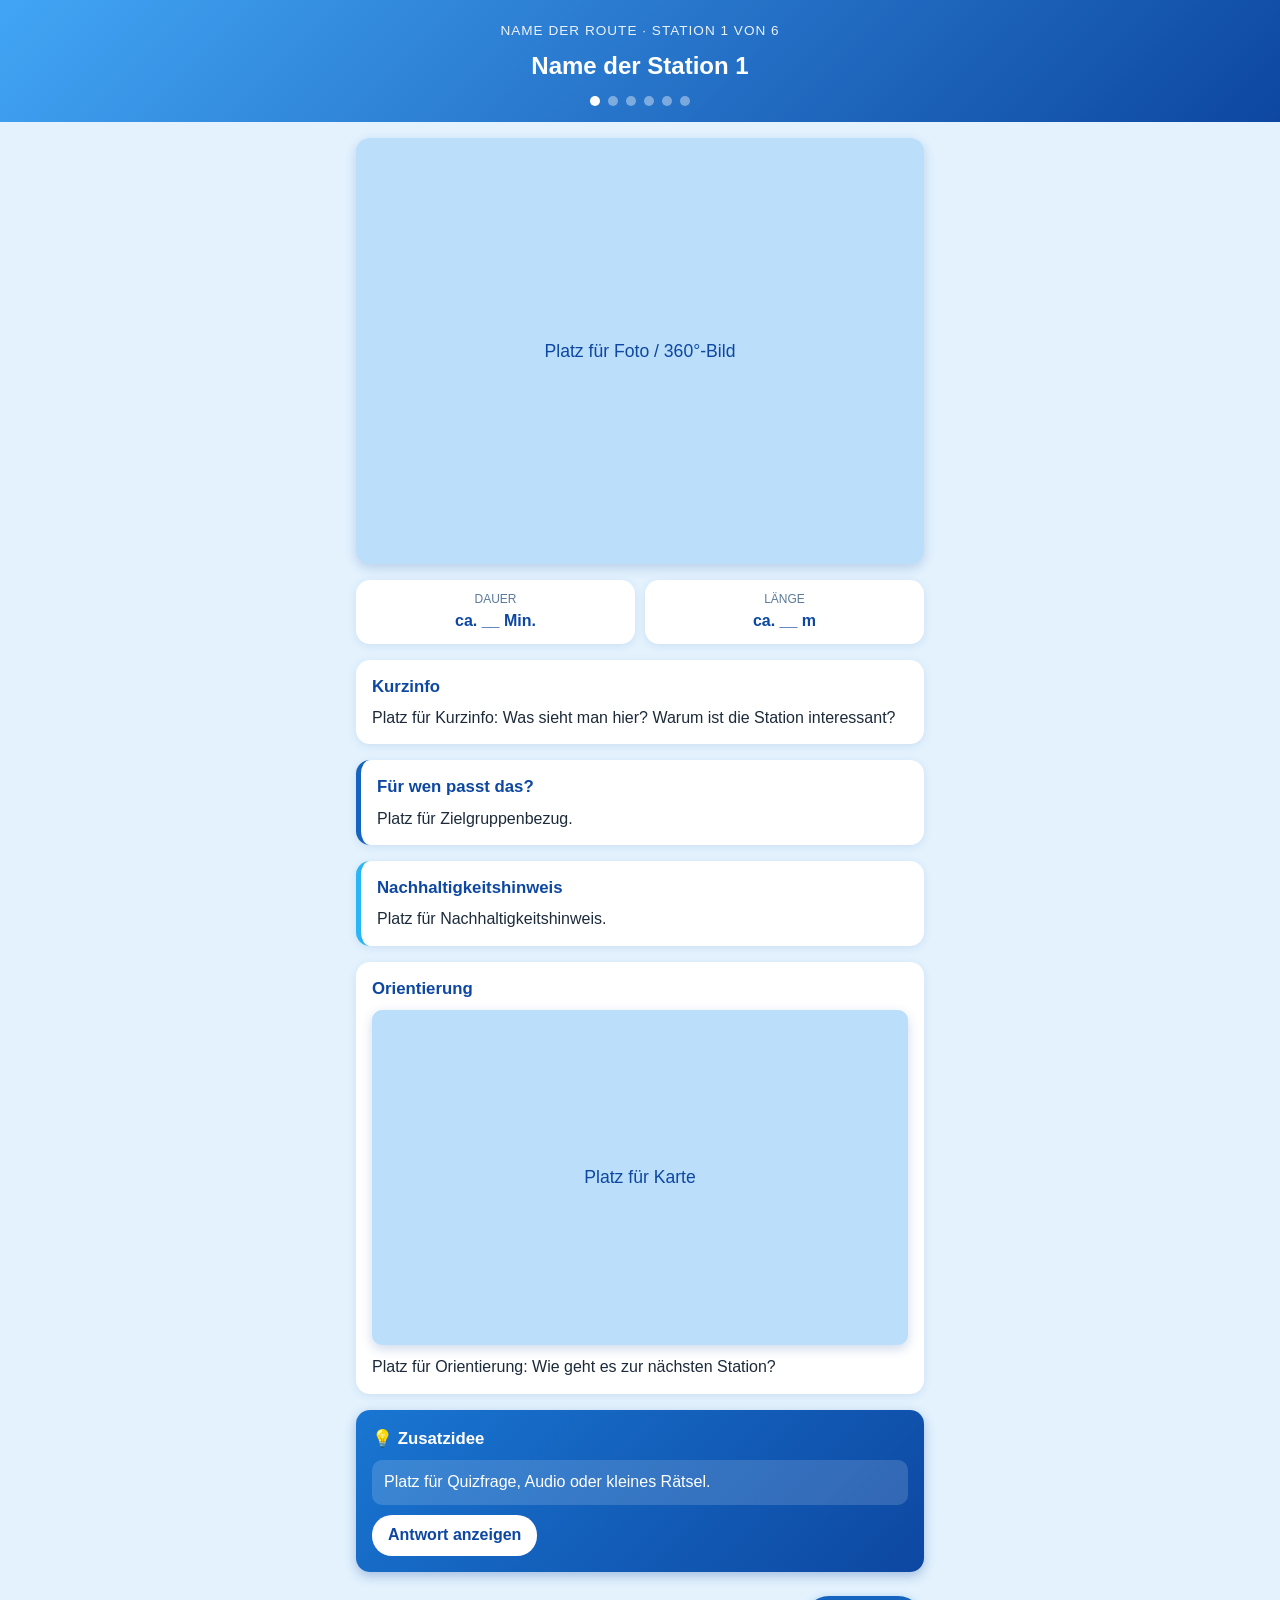
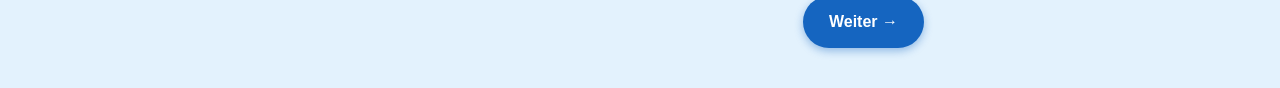
<file: index.html>
<!DOCTYPE html>
<html lang="de">
<head>
  <meta charset="UTF-8">
  <meta name="viewport" content="width=device-width, initial-scale=1">
  <title>Station 1 – Peiting</title>
  <link rel="stylesheet" href="style.css">
</head>
<body>
  <header>
    <div class="route">Name der Route · Station 1 von 6</div>
    <h1>Name der Station 1</h1>
    <div class="dots"><span class="aktiv"></span><span></span><span></span><span></span><span></span><span></span></div>
  </header>

  <main>
    <!-- Foto später: diese Zeile löschen und die nächste aktivieren -->
    <div class="foto platzhalter">Platz für Foto / 360°-Bild</div>
    <!-- <img class="foto" src="images/station1.jpg" alt="Station 1"> -->

    <div class="chips">
      <div class="chip"><small>Dauer</small><strong>ca. __ Min.</strong></div>
      <div class="chip"><small>Länge</small><strong>ca. __ m</strong></div>
    </div>

    <section class="karte">
      <h2>Kurzinfo</h2>
      <p>Platz für Kurzinfo: Was sieht man hier? Warum ist die Station interessant?</p>
    </section>

    <section class="karte zielgruppe">
      <h2>Für wen passt das?</h2>
      <p>Platz für Zielgruppenbezug.</p>
    </section>

    <section class="karte nachhaltig">
      <h2>Nachhaltigkeitshinweis</h2>
      <p>Platz für Nachhaltigkeitshinweis.</p>
    </section>

    <section class="karte">
      <h2>Orientierung</h2>
      <div class="foto kartenbild platzhalter">Platz für Karte</div>
      <p style="margin-top:10px">Platz für Orientierung: Wie geht es zur nächsten Station?</p>
    </section>

    <section class="zusatz">
      <h2>💡 Zusatzidee</h2>
      <div class="frage">Platz für Quizfrage, Audio oder kleines Rätsel.</div>
      <!-- Audio später: <audio controls src="audio/station1.mp3"></audio> -->
      <details>
        <summary>Antwort anzeigen</summary>
        <p>Platz für die Antwort.</p>
      </details>
    </section>

    <nav class="navigation">
      <span></span>
      <a class="weiter" href="station2.html">Weiter →</a>
    </nav>
  </main>
</body>
</html>
</file>
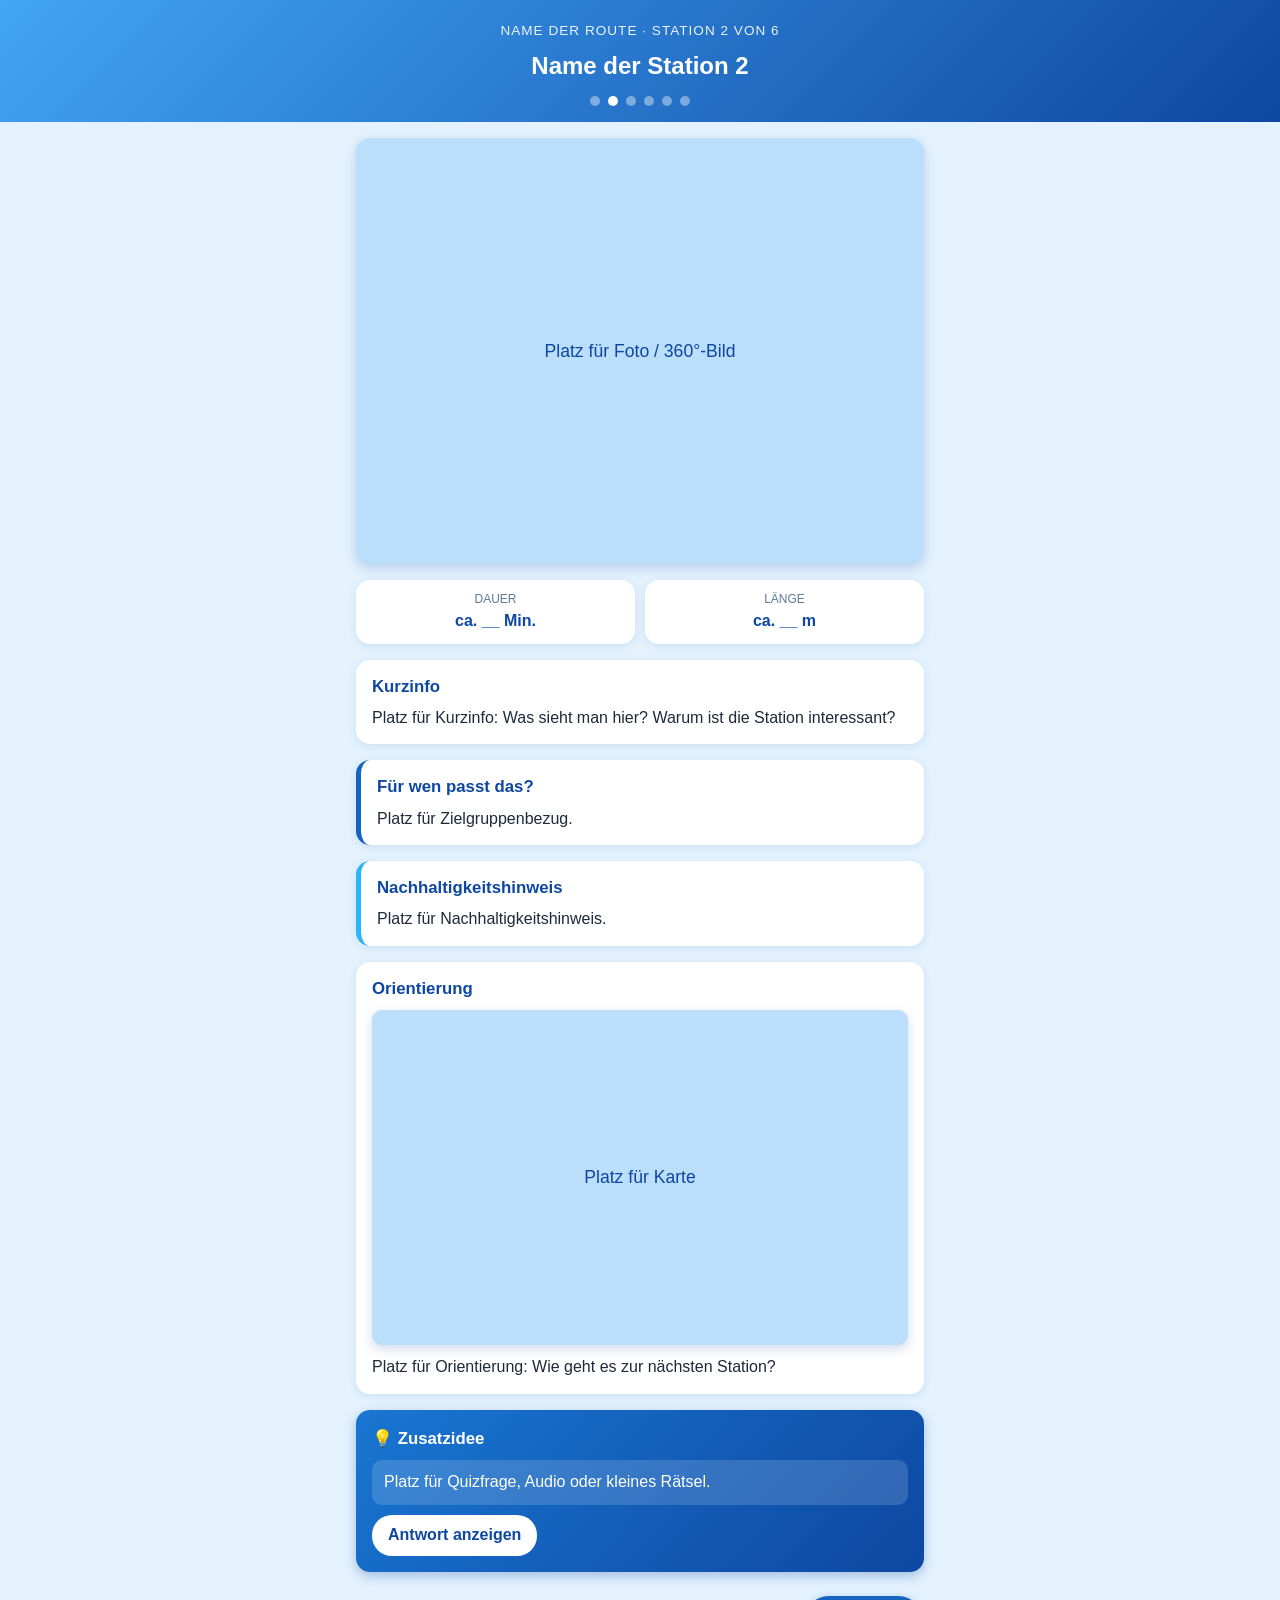
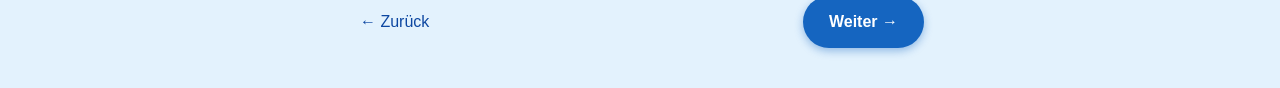
<file: station2.html>
<!DOCTYPE html>
<html lang="de">
<head>
  <meta charset="UTF-8">
  <meta name="viewport" content="width=device-width, initial-scale=1">
  <title>Station 2 – Peiting</title>
  <link rel="stylesheet" href="style.css">
</head>
<body>
  <header>
    <div class="route">Name der Route · Station 2 von 6</div>
    <h1>Name der Station 2</h1>
    <div class="dots"><span></span><span class="aktiv"></span><span></span><span></span><span></span><span></span></div>
  </header>

  <main>
    <!-- Foto später: diese Zeile löschen und die nächste aktivieren -->
    <div class="foto platzhalter">Platz für Foto / 360°-Bild</div>
    <!-- <img class="foto" src="images/station2.jpg" alt="Station 2"> -->

    <div class="chips">
      <div class="chip"><small>Dauer</small><strong>ca. __ Min.</strong></div>
      <div class="chip"><small>Länge</small><strong>ca. __ m</strong></div>
    </div>

    <section class="karte">
      <h2>Kurzinfo</h2>
      <p>Platz für Kurzinfo: Was sieht man hier? Warum ist die Station interessant?</p>
    </section>

    <section class="karte zielgruppe">
      <h2>Für wen passt das?</h2>
      <p>Platz für Zielgruppenbezug.</p>
    </section>

    <section class="karte nachhaltig">
      <h2>Nachhaltigkeitshinweis</h2>
      <p>Platz für Nachhaltigkeitshinweis.</p>
    </section>

    <section class="karte">
      <h2>Orientierung</h2>
      <div class="foto kartenbild platzhalter">Platz für Karte</div>
      <p style="margin-top:10px">Platz für Orientierung: Wie geht es zur nächsten Station?</p>
    </section>

    <section class="zusatz">
      <h2>💡 Zusatzidee</h2>
      <div class="frage">Platz für Quizfrage, Audio oder kleines Rätsel.</div>
      <!-- Audio später: <audio controls src="audio/station2.mp3"></audio> -->
      <details>
        <summary>Antwort anzeigen</summary>
        <p>Platz für die Antwort.</p>
      </details>
    </section>

    <nav class="navigation">
      <a class="zurueck" href="index.html">← Zurück</a>
      <a class="weiter" href="station3.html">Weiter →</a>
    </nav>
  </main>
</body>
</html>
</file>
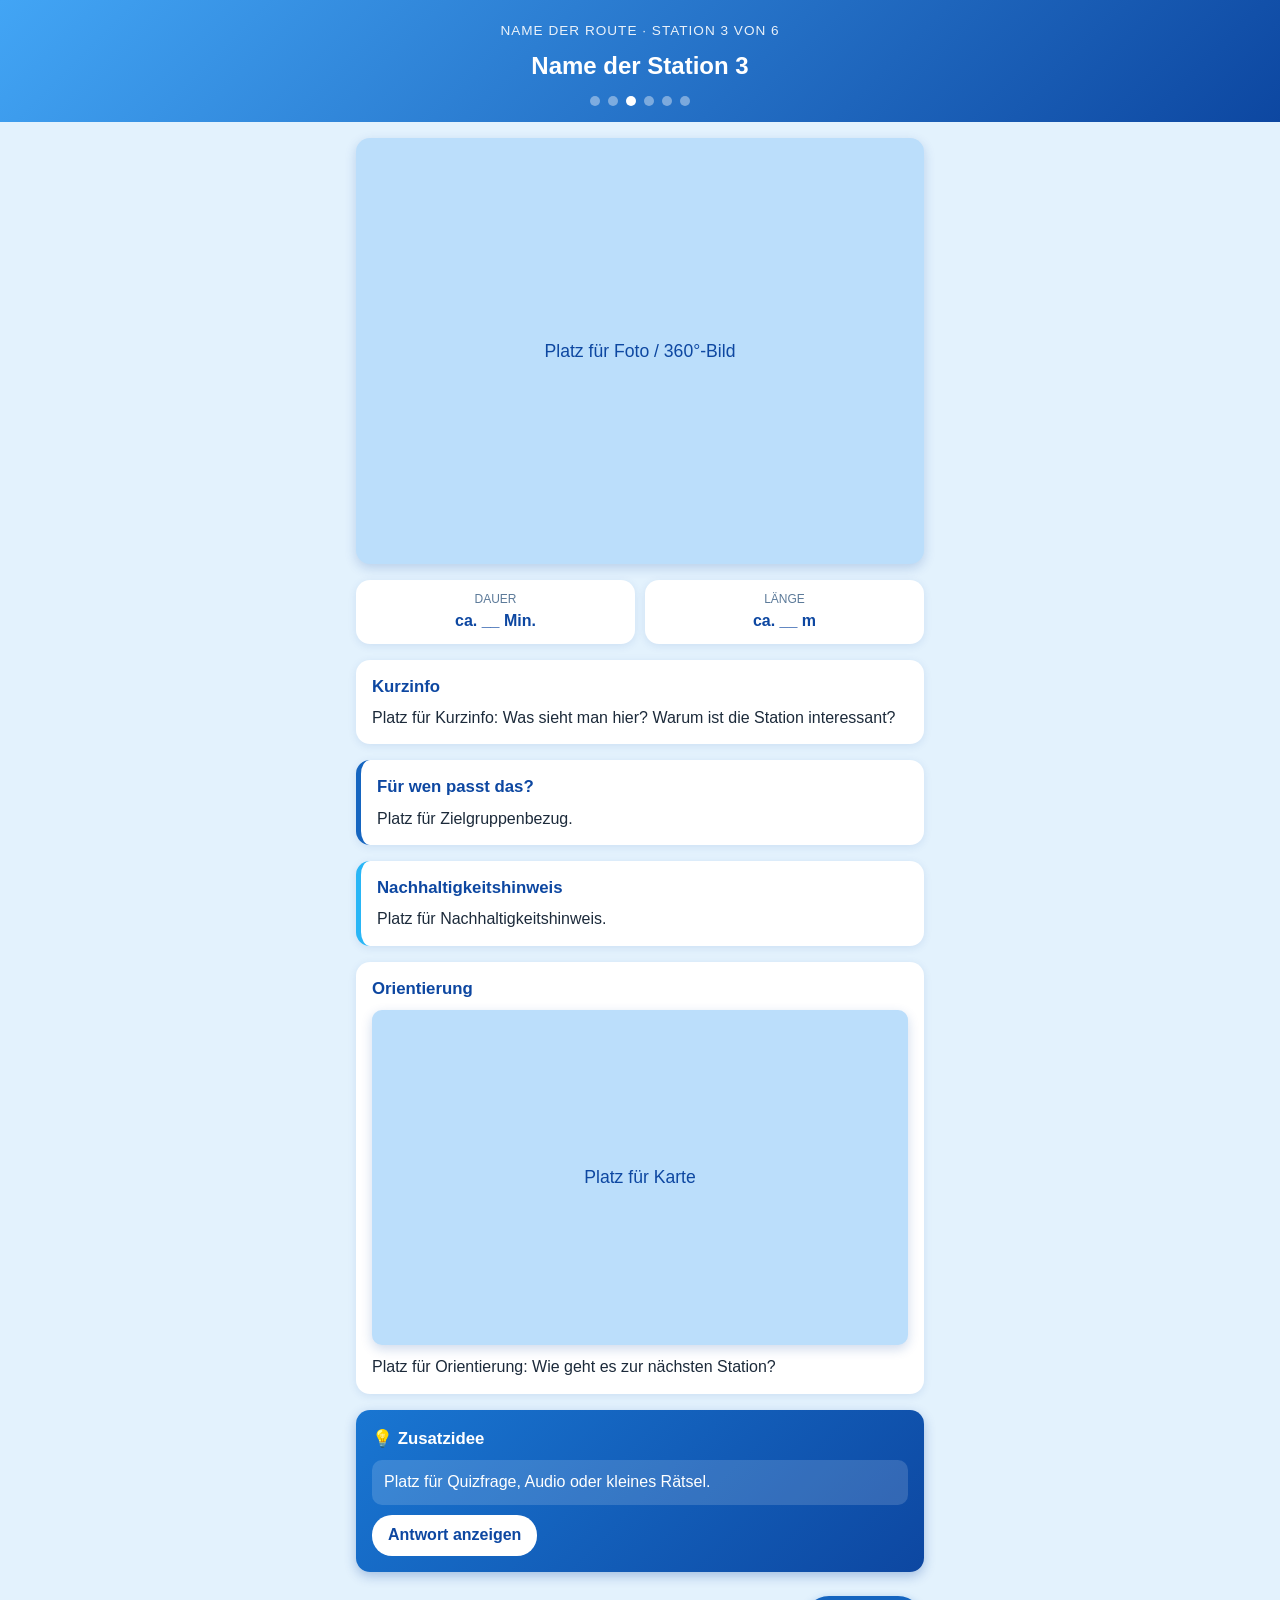
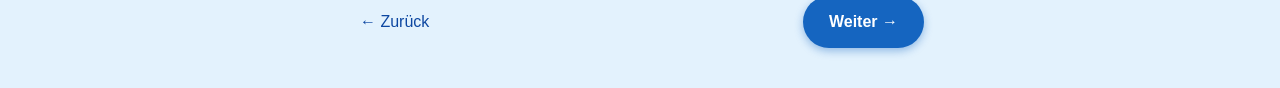
<file: station3.html>
<!DOCTYPE html>
<html lang="de">
<head>
  <meta charset="UTF-8">
  <meta name="viewport" content="width=device-width, initial-scale=1">
  <title>Station 3 – Peiting</title>
  <link rel="stylesheet" href="style.css">
</head>
<body>
  <header>
    <div class="route">Name der Route · Station 3 von 6</div>
    <h1>Name der Station 3</h1>
    <div class="dots"><span></span><span></span><span class="aktiv"></span><span></span><span></span><span></span></div>
  </header>

  <main>
    <!-- Foto später: diese Zeile löschen und die nächste aktivieren -->
    <div class="foto platzhalter">Platz für Foto / 360°-Bild</div>
    <!-- <img class="foto" src="images/station3.jpg" alt="Station 3"> -->

    <div class="chips">
      <div class="chip"><small>Dauer</small><strong>ca. __ Min.</strong></div>
      <div class="chip"><small>Länge</small><strong>ca. __ m</strong></div>
    </div>

    <section class="karte">
      <h2>Kurzinfo</h2>
      <p>Platz für Kurzinfo: Was sieht man hier? Warum ist die Station interessant?</p>
    </section>

    <section class="karte zielgruppe">
      <h2>Für wen passt das?</h2>
      <p>Platz für Zielgruppenbezug.</p>
    </section>

    <section class="karte nachhaltig">
      <h2>Nachhaltigkeitshinweis</h2>
      <p>Platz für Nachhaltigkeitshinweis.</p>
    </section>

    <section class="karte">
      <h2>Orientierung</h2>
      <div class="foto kartenbild platzhalter">Platz für Karte</div>
      <p style="margin-top:10px">Platz für Orientierung: Wie geht es zur nächsten Station?</p>
    </section>

    <section class="zusatz">
      <h2>💡 Zusatzidee</h2>
      <div class="frage">Platz für Quizfrage, Audio oder kleines Rätsel.</div>
      <!-- Audio später: <audio controls src="audio/station3.mp3"></audio> -->
      <details>
        <summary>Antwort anzeigen</summary>
        <p>Platz für die Antwort.</p>
      </details>
    </section>

    <nav class="navigation">
      <a class="zurueck" href="station2.html">← Zurück</a>
      <a class="weiter" href="station4.html">Weiter →</a>
    </nav>
  </main>
</body>
</html>
</file>
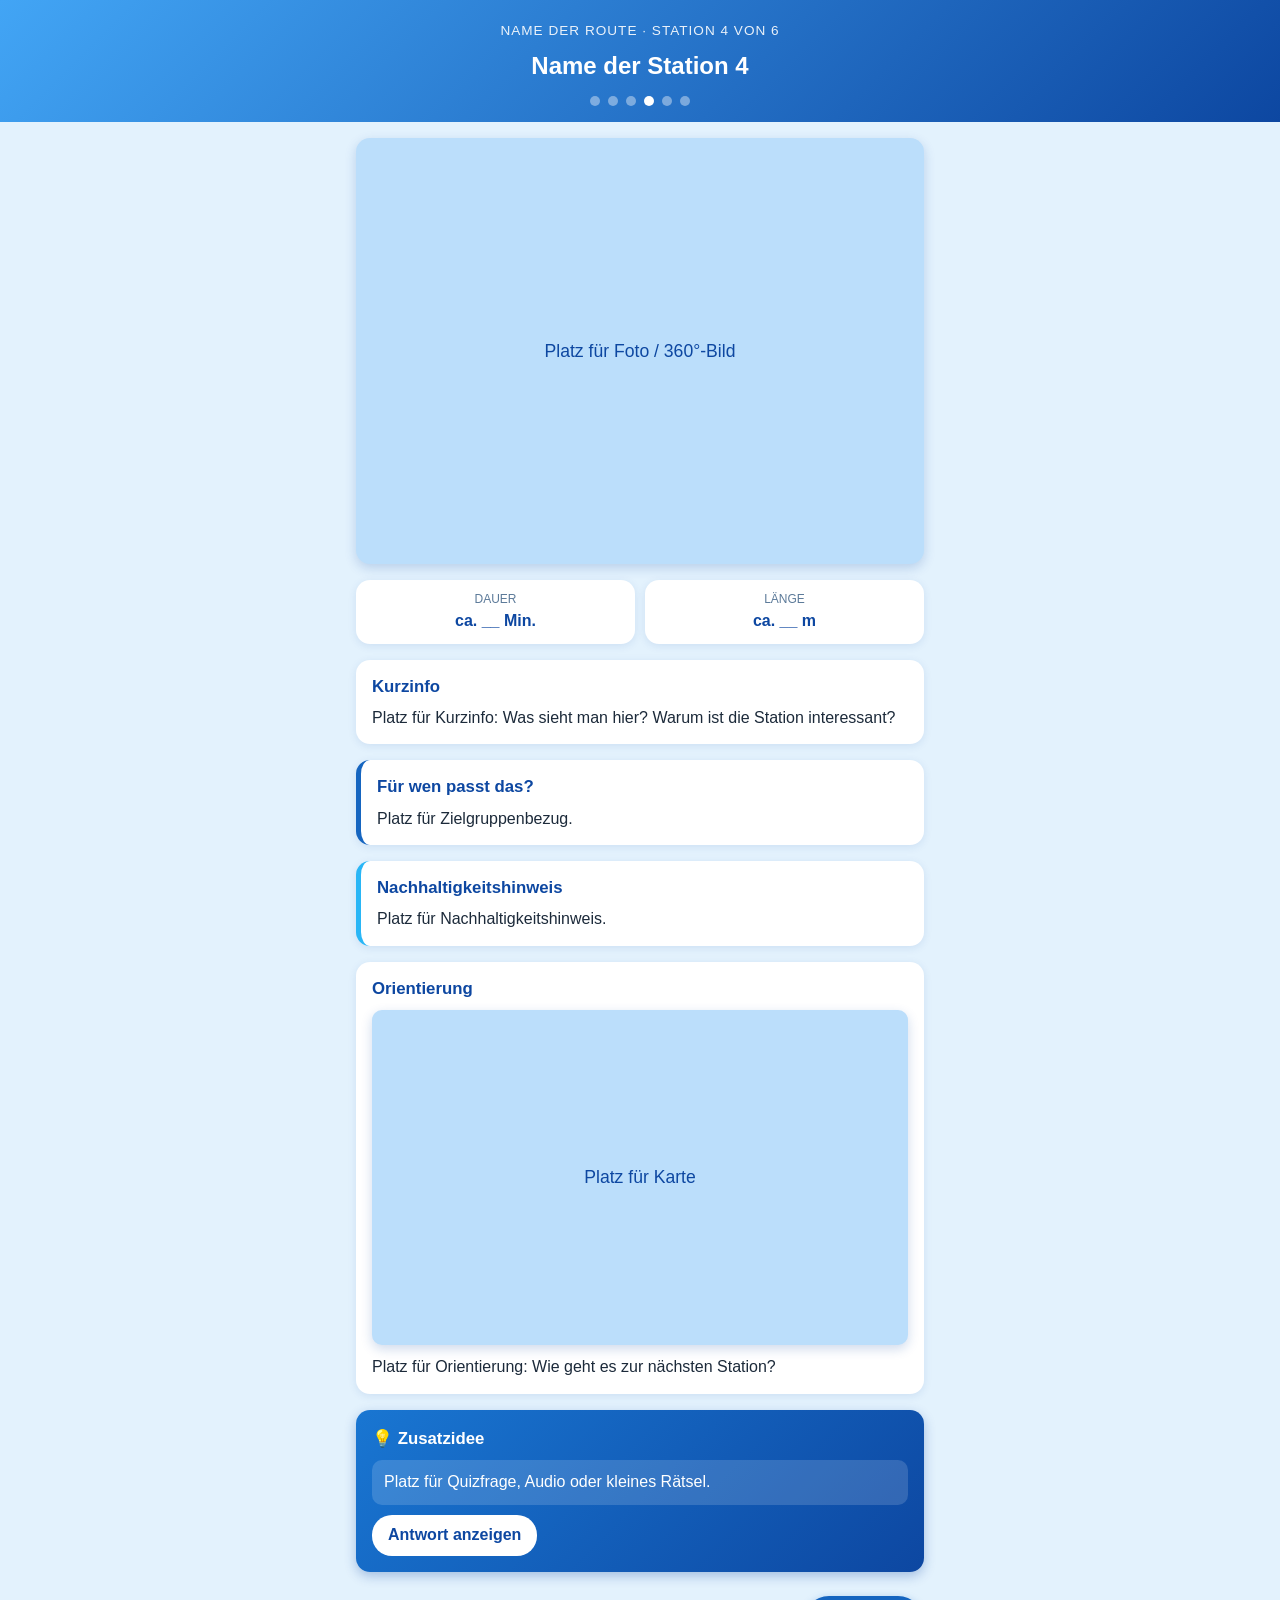
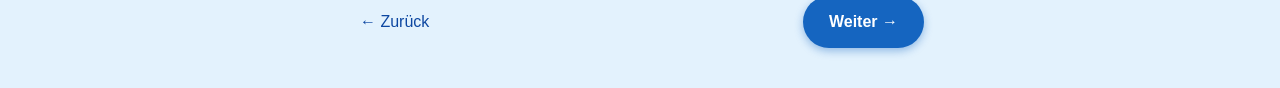
<file: station4.html>
<!DOCTYPE html>
<html lang="de">
<head>
  <meta charset="UTF-8">
  <meta name="viewport" content="width=device-width, initial-scale=1">
  <title>Station 4 – Peiting</title>
  <link rel="stylesheet" href="style.css">
</head>
<body>
  <header>
    <div class="route">Name der Route · Station 4 von 6</div>
    <h1>Name der Station 4</h1>
    <div class="dots"><span></span><span></span><span></span><span class="aktiv"></span><span></span><span></span></div>
  </header>

  <main>
    <!-- Foto später: diese Zeile löschen und die nächste aktivieren -->
    <div class="foto platzhalter">Platz für Foto / 360°-Bild</div>
    <!-- <img class="foto" src="images/station4.jpg" alt="Station 4"> -->

    <div class="chips">
      <div class="chip"><small>Dauer</small><strong>ca. __ Min.</strong></div>
      <div class="chip"><small>Länge</small><strong>ca. __ m</strong></div>
    </div>

    <section class="karte">
      <h2>Kurzinfo</h2>
      <p>Platz für Kurzinfo: Was sieht man hier? Warum ist die Station interessant?</p>
    </section>

    <section class="karte zielgruppe">
      <h2>Für wen passt das?</h2>
      <p>Platz für Zielgruppenbezug.</p>
    </section>

    <section class="karte nachhaltig">
      <h2>Nachhaltigkeitshinweis</h2>
      <p>Platz für Nachhaltigkeitshinweis.</p>
    </section>

    <section class="karte">
      <h2>Orientierung</h2>
      <div class="foto kartenbild platzhalter">Platz für Karte</div>
      <p style="margin-top:10px">Platz für Orientierung: Wie geht es zur nächsten Station?</p>
    </section>

    <section class="zusatz">
      <h2>💡 Zusatzidee</h2>
      <div class="frage">Platz für Quizfrage, Audio oder kleines Rätsel.</div>
      <!-- Audio später: <audio controls src="audio/station4.mp3"></audio> -->
      <details>
        <summary>Antwort anzeigen</summary>
        <p>Platz für die Antwort.</p>
      </details>
    </section>

    <nav class="navigation">
      <a class="zurueck" href="station3.html">← Zurück</a>
      <a class="weiter" href="station5.html">Weiter →</a>
    </nav>
  </main>
</body>
</html>
</file>
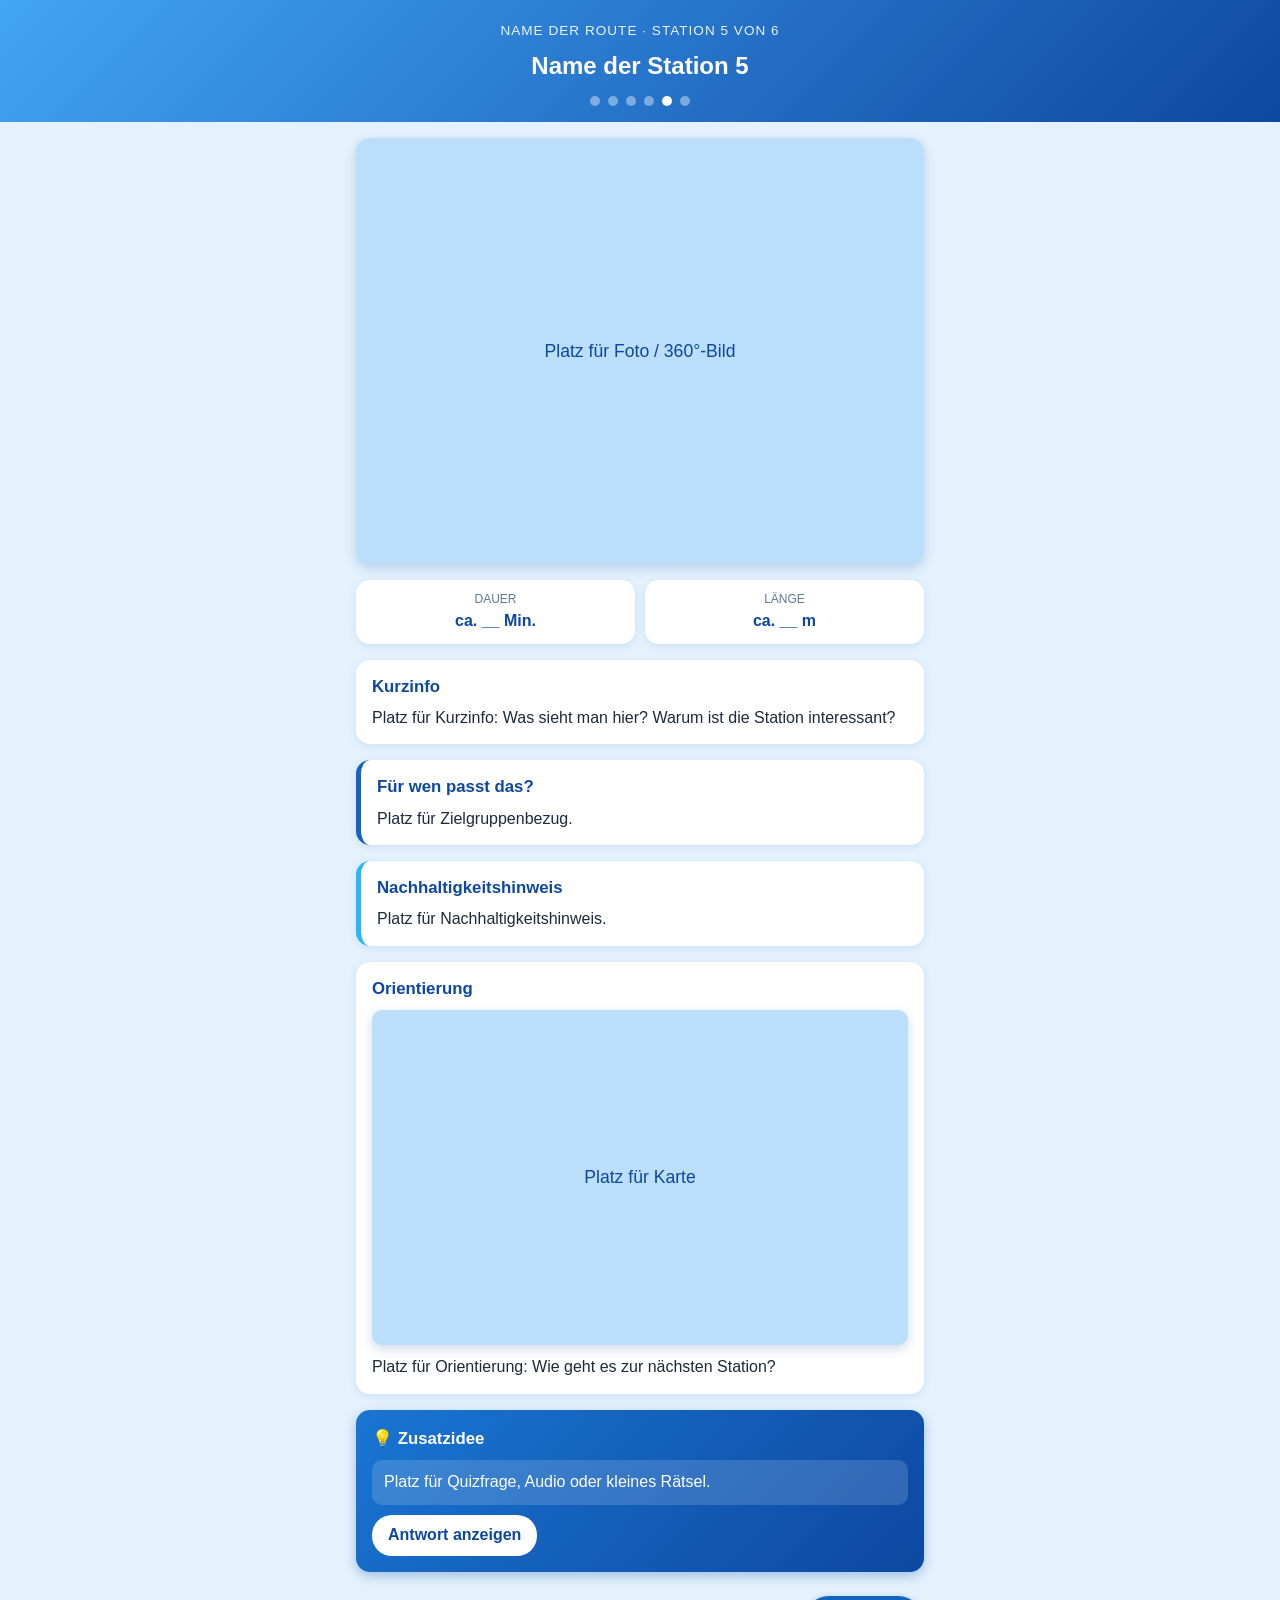
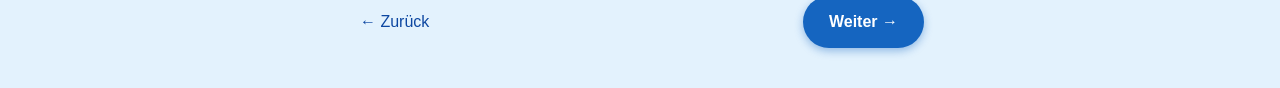
<file: station5.html>
<!DOCTYPE html>
<html lang="de">
<head>
  <meta charset="UTF-8">
  <meta name="viewport" content="width=device-width, initial-scale=1">
  <title>Station 5 – Peiting</title>
  <link rel="stylesheet" href="style.css">
</head>
<body>
  <header>
    <div class="route">Name der Route · Station 5 von 6</div>
    <h1>Name der Station 5</h1>
    <div class="dots"><span></span><span></span><span></span><span></span><span class="aktiv"></span><span></span></div>
  </header>

  <main>
    <!-- Foto später: diese Zeile löschen und die nächste aktivieren -->
    <div class="foto platzhalter">Platz für Foto / 360°-Bild</div>
    <!-- <img class="foto" src="images/station5.jpg" alt="Station 5"> -->

    <div class="chips">
      <div class="chip"><small>Dauer</small><strong>ca. __ Min.</strong></div>
      <div class="chip"><small>Länge</small><strong>ca. __ m</strong></div>
    </div>

    <section class="karte">
      <h2>Kurzinfo</h2>
      <p>Platz für Kurzinfo: Was sieht man hier? Warum ist die Station interessant?</p>
    </section>

    <section class="karte zielgruppe">
      <h2>Für wen passt das?</h2>
      <p>Platz für Zielgruppenbezug.</p>
    </section>

    <section class="karte nachhaltig">
      <h2>Nachhaltigkeitshinweis</h2>
      <p>Platz für Nachhaltigkeitshinweis.</p>
    </section>

    <section class="karte">
      <h2>Orientierung</h2>
      <div class="foto kartenbild platzhalter">Platz für Karte</div>
      <p style="margin-top:10px">Platz für Orientierung: Wie geht es zur nächsten Station?</p>
    </section>

    <section class="zusatz">
      <h2>💡 Zusatzidee</h2>
      <div class="frage">Platz für Quizfrage, Audio oder kleines Rätsel.</div>
      <!-- Audio später: <audio controls src="audio/station5.mp3"></audio> -->
      <details>
        <summary>Antwort anzeigen</summary>
        <p>Platz für die Antwort.</p>
      </details>
    </section>

    <nav class="navigation">
      <a class="zurueck" href="station4.html">← Zurück</a>
      <a class="weiter" href="station6.html">Weiter →</a>
    </nav>
  </main>
</body>
</html>
</file>
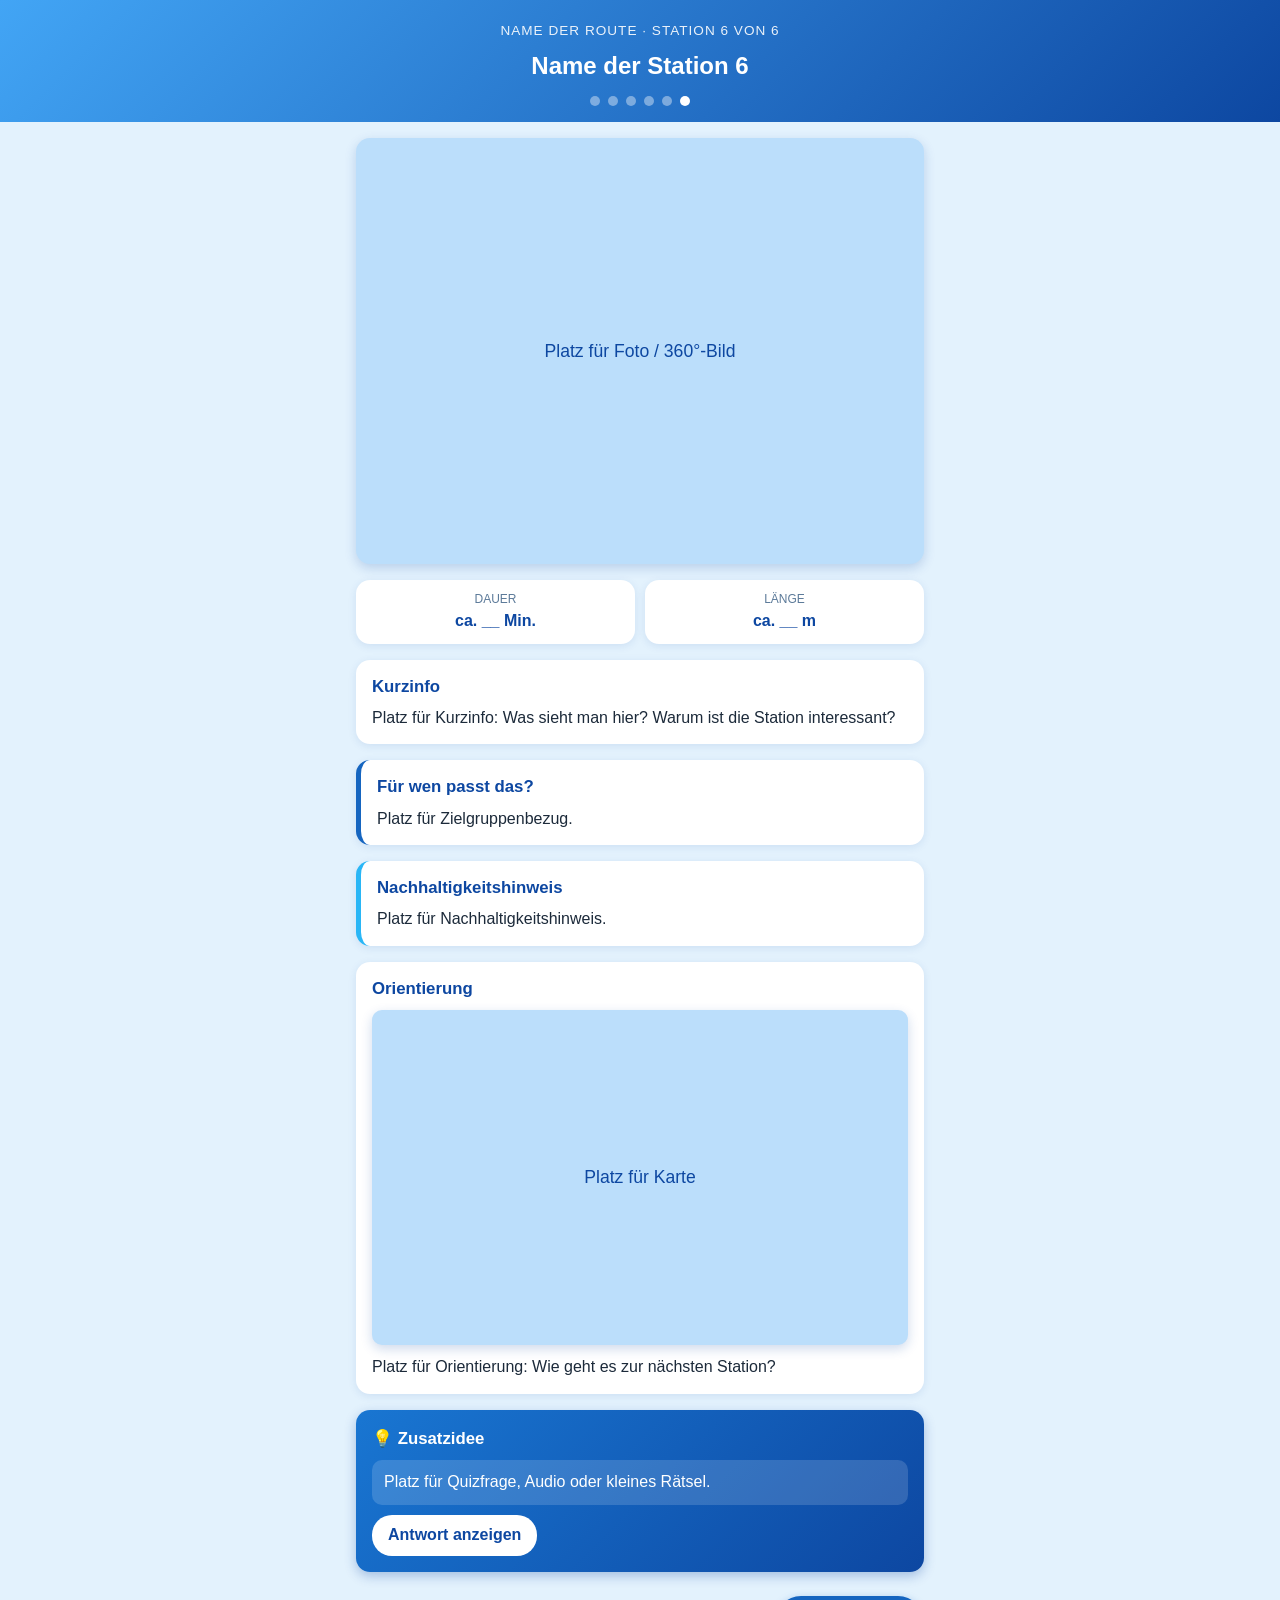
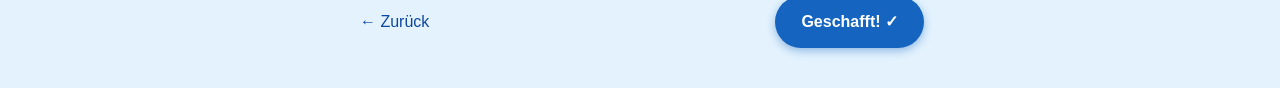
<file: station6.html>
<!DOCTYPE html>
<html lang="de">
<head>
  <meta charset="UTF-8">
  <meta name="viewport" content="width=device-width, initial-scale=1">
  <title>Station 6 – Peiting</title>
  <link rel="stylesheet" href="style.css">
</head>
<body>
  <header>
    <div class="route">Name der Route · Station 6 von 6</div>
    <h1>Name der Station 6</h1>
    <div class="dots"><span></span><span></span><span></span><span></span><span></span><span class="aktiv"></span></div>
  </header>

  <main>
    <!-- Foto später: diese Zeile löschen und die nächste aktivieren -->
    <div class="foto platzhalter">Platz für Foto / 360°-Bild</div>
    <!-- <img class="foto" src="images/station6.jpg" alt="Station 6"> -->

    <div class="chips">
      <div class="chip"><small>Dauer</small><strong>ca. __ Min.</strong></div>
      <div class="chip"><small>Länge</small><strong>ca. __ m</strong></div>
    </div>

    <section class="karte">
      <h2>Kurzinfo</h2>
      <p>Platz für Kurzinfo: Was sieht man hier? Warum ist die Station interessant?</p>
    </section>

    <section class="karte zielgruppe">
      <h2>Für wen passt das?</h2>
      <p>Platz für Zielgruppenbezug.</p>
    </section>

    <section class="karte nachhaltig">
      <h2>Nachhaltigkeitshinweis</h2>
      <p>Platz für Nachhaltigkeitshinweis.</p>
    </section>

    <section class="karte">
      <h2>Orientierung</h2>
      <div class="foto kartenbild platzhalter">Platz für Karte</div>
      <p style="margin-top:10px">Platz für Orientierung: Wie geht es zur nächsten Station?</p>
    </section>

    <section class="zusatz">
      <h2>💡 Zusatzidee</h2>
      <div class="frage">Platz für Quizfrage, Audio oder kleines Rätsel.</div>
      <!-- Audio später: <audio controls src="audio/station6.mp3"></audio> -->
      <details>
        <summary>Antwort anzeigen</summary>
        <p>Platz für die Antwort.</p>
      </details>
    </section>

    <nav class="navigation">
      <a class="zurueck" href="station5.html">← Zurück</a>
      <a class="weiter" href="index.html">Geschafft! ✓</a>
    </nav>
  </main>
</body>
</html>
</file>
<file: style.css>
:root {
  --blau: #1565c0;
  --blau-dunkel: #0d47a1;
  --hellblau: #e3f2fd;
  --text: #1c2a3a;
}
* { box-sizing: border-box; }
body { margin: 0; font-family: "Segoe UI", Arial, sans-serif; background: var(--hellblau); color: var(--text); line-height: 1.55; }
header { background: linear-gradient(135deg, #42a5f5, var(--blau-dunkel)); color: white; text-align: center; padding: 20px 16px 16px; }
header .route { font-size: 0.85em; letter-spacing: 1px; text-transform: uppercase; opacity: 0.9; }
header h1 { margin: 6px 0 0; font-size: 1.5em; }
.dots { display: flex; justify-content: center; gap: 8px; margin-top: 12px; }
.dots span { width: 10px; height: 10px; border-radius: 50%; background: rgba(255,255,255,0.4); }
.dots span.aktiv { background: white; }
main { max-width: 600px; margin: 0 auto; padding: 16px; }
.foto { width: 100%; aspect-ratio: 4 / 3; object-fit: cover; border-radius: 14px; box-shadow: 0 4px 12px rgba(13,71,161,0.2); display: block; }
.platzhalter { display: flex; align-items: center; justify-content: center; background: #bbdefb; color: var(--blau-dunkel); font-size: 1.1em; }
.chips { display: flex; gap: 10px; margin-top: 16px; }
.chip { flex: 1; background: white; border-radius: 14px; padding: 10px; text-align: center; box-shadow: 0 2px 8px rgba(13,71,161,0.1); }
.chip small { display: block; color: #5c7a99; font-size: 0.75em; text-transform: uppercase; }
.chip strong { color: var(--blau-dunkel); }
.karte { background: white; border-radius: 14px; padding: 14px 16px; margin-top: 16px; box-shadow: 0 2px 8px rgba(13,71,161,0.1); }
.karte h2 { margin: 0 0 6px; font-size: 1.05em; color: var(--blau-dunkel); }
.karte p { margin: 0; }
.karte.nachhaltig { border-left: 5px solid #29b6f6; }
.kartenbild { aspect-ratio: 16 / 10; border-radius: 10px; margin-top: 8px; }
.navigation { display: flex; justify-content: space-between; align-items: center; margin-top: 24px; padding-bottom: 24px; }
.zurueck { color: var(--blau-dunkel); text-decoration: none; padding: 12px 4px; }
.weiter { background: var(--blau); color: white; text-decoration: none; padding: 14px 26px; border-radius: 30px; font-weight: 600; box-shadow: 0 3px 8px rgba(21,101,192,0.4); }
.karte.zielgruppe { border-left: 5px solid var(--blau); }
.zusatz { background: linear-gradient(135deg, #1976d2, var(--blau-dunkel)); color: white; border-radius: 14px; padding: 16px; margin-top: 16px; box-shadow: 0 4px 12px rgba(13,71,161,0.3); }
.zusatz h2 { margin: 0 0 8px; font-size: 1.05em; }
.zusatz .frage { background: rgba(255,255,255,0.15); border-radius: 10px; padding: 10px 12px; }
.zusatz details { margin-top: 10px; }
.zusatz summary { cursor: pointer; font-weight: 600; background: white; color: var(--blau-dunkel); border-radius: 20px; padding: 8px 16px; display: inline-block; list-style: none; }
.zusatz summary::-webkit-details-marker { display: none; }
.zusatz details p { margin: 10px 0 0; background: rgba(255,255,255,0.15); border-radius: 10px; padding: 10px 12px; }
</file>
